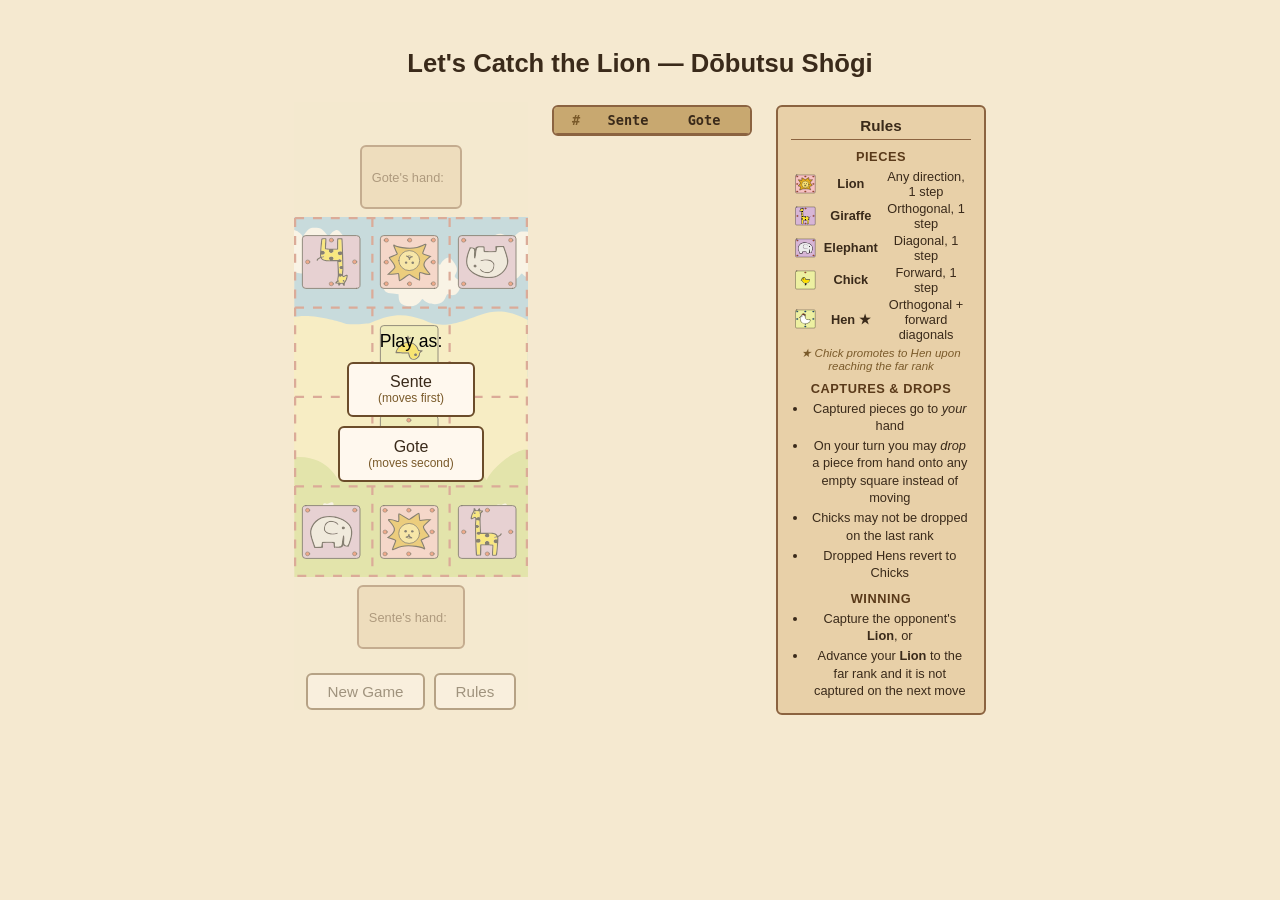
<file: src/web/index.html>
<!DOCTYPE html>
<html lang="en">
<head>
  <meta charset="UTF-8">
  <meta name="viewport" content="width=device-width, initial-scale=1.0">
  <title>Let's Catch the Lion — Dōbutsu Shōgi</title>
  <link rel="stylesheet" href="style.css">
</head>
<body>
  <div id="app">
    <h1>Let's Catch the Lion — Dōbutsu Shōgi</h1>

    <div id="main">
    <div id="game-screen">
      <div id="status-bar"></div>

      <!-- Gote's captured pieces (top) -->
      <div id="hand-gote" class="hand hand-gote">
        <span class="hand-label">Gote's hand:</span>
        <div class="hand-pieces"></div>
      </div>

      <!-- 3×4 board -->
      <div id="board">
        <img id="board-bg" src="assets/board.svg" alt="">
        <!-- cells injected by JS, row 4 (top) first -->
      </div>

      <!-- Sente's captured pieces (bottom) -->
      <div id="hand-sente" class="hand hand-sente">
        <span class="hand-label">Sente's hand:</span>
        <div class="hand-pieces"></div>
      </div>

      <!-- Setup overlay: shown at start and after New Game -->
      <div id="setup-screen">
        <p>Play as:</p>
        <button id="btn-play-first">Sente <span class="btn-sub">(moves first)</span></button>
        <button id="btn-play-second">Gote <span class="btn-sub">(moves second)</span></button>
      </div>

      <div id="btn-row">
        <button id="btn-new-game">New Game</button>
        <a id="btn-rules" href="https://en.wikipedia.org/wiki/D%C5%8Dbutsu_sh%C5%8Dgi" target="_blank" rel="noopener">Rules</a>
      </div>
    </div>

    <div id="game-record">
      <div id="record-header">
        <span class="record-col-num">#</span>
        <span class="record-col-sente">Sente</span>
        <span class="record-col-gote">Gote</span>
      </div>
      <div id="record-list"></div>
    </div>

    <div id="rules-card">
      <h2>Rules</h2>

      <section>
        <h3>Pieces</h3>
        <table class="piece-table">
          <tr>
            <td><img src="assets/SenteL.svg" alt="Lion"></td>
            <td><strong>Lion</strong></td>
            <td>Any direction, 1 step</td>
          </tr>
          <tr>
            <td><img src="assets/SenteG.svg" alt="Giraffe"></td>
            <td><strong>Giraffe</strong></td>
            <td>Orthogonal, 1 step</td>
          </tr>
          <tr>
            <td><img src="assets/SenteE.svg" alt="Elephant"></td>
            <td><strong>Elephant</strong></td>
            <td>Diagonal, 1 step</td>
          </tr>
          <tr>
            <td><img src="assets/SenteC.svg" alt="Chick"></td>
            <td><strong>Chick</strong></td>
            <td>Forward, 1 step</td>
          </tr>
          <tr>
            <td><img src="assets/SenteH.svg" alt="Hen"></td>
            <td><strong>Hen ★</strong></td>
            <td>Orthogonal + forward diagonals</td>
          </tr>
        </table>
        <p class="rules-note">★ Chick promotes to Hen upon reaching the far rank</p>
      </section>

      <section>
        <h3>Captures &amp; Drops</h3>
        <ul>
          <li>Captured pieces go to <em>your</em> hand</li>
          <li>On your turn you may <em>drop</em> a piece from hand onto any empty square instead of moving</li>
          <li>Chicks may not be dropped on the last rank</li>
          <li>Dropped Hens revert to Chicks</li>
        </ul>
      </section>

      <section>
        <h3>Winning</h3>
        <ul>
          <li>Capture the opponent's <strong>Lion</strong>, or</li>
          <li>Advance your <strong>Lion</strong> to the far rank and it is not captured on the next move</li>
        </ul>
      </section>
    </div>

    </div><!-- #main -->
  </div>

  <script src="game.js"></script>
</body>
</html>
</file>
<file: src/web/style.css>
*, *::before, *::after { box-sizing: border-box; }

body {
  font-family: sans-serif;
  background: #f5e9d0;
  display: flex;
  justify-content: center;
  padding: 2rem 1rem;
  margin: 0;
}

#app {
  text-align: center;
}

#main {
  display: flex;
  flex-direction: row;
  align-items: flex-start;
  gap: 1.5rem;
}

h1 {
  font-size: 1.6rem;
  margin-bottom: 1.5rem;
  color: #3a2a1a;
}

/* ── Setup overlay ────────────────────────────────────────── */

#setup-screen {
  order: 2; /* sits in the flex column between the hands, over the board */
  position: absolute;
  inset: 0;
  display: flex;
  flex-direction: column;
  align-items: center;
  justify-content: center;
  background: rgba(245, 233, 208, 0.55);
  gap: 0.6rem;
  z-index: 10;
}

#setup-screen.hidden { display: none; }

#setup-screen p {
  font-size: 1.1rem;
  margin: 0;
}

#setup-screen button {
  padding: 0.6rem 1.8rem;
  font-size: 1rem;
  cursor: pointer;
  border: 2px solid #6b4c2a;
  border-radius: 6px;
  background: #fff8ee;
  color: #3a2a1a;
}

#setup-screen button:hover { background: #ffe8c0; }

.btn-sub {
  display: block;
  font-size: 0.75rem;
  color: #7a5a2a;
  font-weight: normal;
}

/* ── Status bar ───────────────────────────────────────────── */

#game-screen {
  display: flex;
  flex-direction: column;
  align-items: center;
  position: relative;
}

#status-bar    { order: 0; }
#hand-gote     { order: 1; }
#board         { order: 2; }
#hand-sente    { order: 3; }
#btn-row       { order: 4; display: flex; gap: 0.6rem; margin-top: 1rem; }

#status-bar {
  font-size: 1rem;
  min-height: 1.6em;
  margin-bottom: 0.6rem;
  color: #5a3a1a;
}

/* ── Board ────────────────────────────────────────────────── */

/* SVG grid is exactly 52×60 per cell (156×240 total); scale ×1.5 → 78×90 per cell */
#board {
  display: grid;
  grid-template-columns: repeat(3, 78px);
  grid-template-rows: repeat(4, 90px);
  position: relative;
  overflow: hidden;
  width: 234px;
  height: 360px;
}

#board-bg {
  position: absolute;
  inset: 0;
  width: 100%;
  height: 100%;
  pointer-events: none;
  transition: transform 0.3s ease;
}

#board-bg.flipped {
  transform: rotate(180deg);
}

.cell {
  width: 78px;
  height: 90px;
  display: flex;
  align-items: center;
  justify-content: center;
  cursor: default;
  position: relative;
}

.cell.selectable { cursor: pointer; }
.cell.selectable:hover { background: #e8c080; }

.cell.selected {
  background: #a8d080;
  outline: 3px solid #4a8a20;
}

.cell.reachable {
  background: #b8d8f8;
  cursor: pointer;
}
.cell.reachable:hover { background: #90c8f0; }

.cell.last-move { background: rgba(255, 200, 0, 0.35); }

.cell.reachable::after {
  content: '';
  width: 22px;
  height: 22px;
  border-radius: 50%;
  background: rgba(30, 100, 200, 0.35);
  position: absolute;
}

/* Hide the dot when there's a piece to capture */
.cell.reachable .piece ~ ::after { display: none; }

/* ── Pieces ───────────────────────────────────────────────── */

.piece {
  width: 70px;
  height: 70px;
  user-select: none;
  pointer-events: none;
}

/* ── Hand areas ───────────────────────────────────────────── */

.hand {
  display: flex;
  align-items: center;
  gap: 0.4rem;
  padding: 0.4rem 0.6rem;
  background: #e8d0a8;
  border: 2px solid #8b6340;
  border-radius: 6px;
  margin: 0.5rem 0;
  min-height: 64px;
}

.hand-label {
  font-size: 0.8rem;
  color: #5a3a1a;
  white-space: nowrap;
}

.hand-pieces {
  display: flex;
  flex-wrap: wrap;
  gap: 4px;
}

.hand-piece {
  width: 52px;
  height: 52px;
  pointer-events: auto;
}

.hand-piece.selectable { cursor: pointer; }
.hand-piece.selectable:hover { filter: brightness(1.15); }
.hand-piece.selected { outline: 3px solid #4a8a20; border-radius: 4px; }

/* ── Game record ──────────────────────────────────────────── */

#game-record {
  width: 200px;
  max-height: 520px;
  overflow-y: auto;
  background: #e8d0a8;
  border: 2px solid #8b6340;
  border-radius: 6px;
  font-family: monospace;
  font-size: 0.85rem;
  color: #3a2a1a;
  margin-top: 0.2rem;
}

#record-header {
  display: flex;
  padding: 0.3rem 0.5rem;
  background: #c8a870;
  border-bottom: 1px solid #8b6340;
  font-weight: bold;
  position: sticky;
  top: 0;
}

.record-row {
  display: flex;
  padding: 0.15rem 0.5rem;
}

.record-row:nth-child(even) { background: rgba(0,0,0,0.05); }

.record-col-num   { width: 28px; flex-shrink: 0; color: #7a5a2a; }
.record-col-sente { width: 76px; flex-shrink: 0; }
.record-col-gote  { width: 76px; flex-shrink: 0; }

/* ── Rules cheatsheet card ────────────────────────────────── */

#rules-card {
  width: 210px;
  background: #e8d0a8;
  border: 2px solid #8b6340;
  border-radius: 6px;
  padding: 0.6rem 0.8rem;
  font-size: 0.8rem;
  color: #3a2a1a;
  align-self: flex-start;
  margin-top: 0.2rem;
}

#rules-card h2 {
  font-size: 0.95rem;
  margin: 0 0 0.5rem;
  padding-bottom: 0.3rem;
  border-bottom: 1px solid #8b6340;
  color: #3a2a1a;
}

#rules-card h3 {
  font-size: 0.8rem;
  margin: 0.55rem 0 0.25rem;
  color: #5a3a1a;
  text-transform: uppercase;
  letter-spacing: 0.04em;
}

#rules-card section { margin-bottom: 0.3rem; }

.piece-table {
  border-collapse: collapse;
  width: 100%;
}

.piece-table td {
  padding: 1px 3px;
  vertical-align: middle;
}

.piece-table td:first-child { width: 28px; }

.piece-table img {
  width: 24px;
  height: 24px;
  display: block;
}

.rules-note {
  font-size: 0.72rem;
  color: #7a5a2a;
  margin: 0.2rem 0 0;
  font-style: italic;
}

#rules-card ul {
  margin: 0;
  padding-left: 1.1rem;
}

#rules-card li { margin-bottom: 0.2rem; line-height: 1.35; }

/* ── New game + Rules buttons ─────────────────────────────── */

#btn-new-game,
#btn-rules {
  padding: 0.5rem 1.2rem;
  font-size: 0.95rem;
  cursor: pointer;
  border: 2px solid #6b4c2a;
  border-radius: 6px;
  background: #fff8ee;
  color: #3a2a1a;
  text-decoration: none;
  display: inline-block;
}

#btn-new-game:hover,
#btn-rules:hover { background: #ffe8c0; }
</file>
